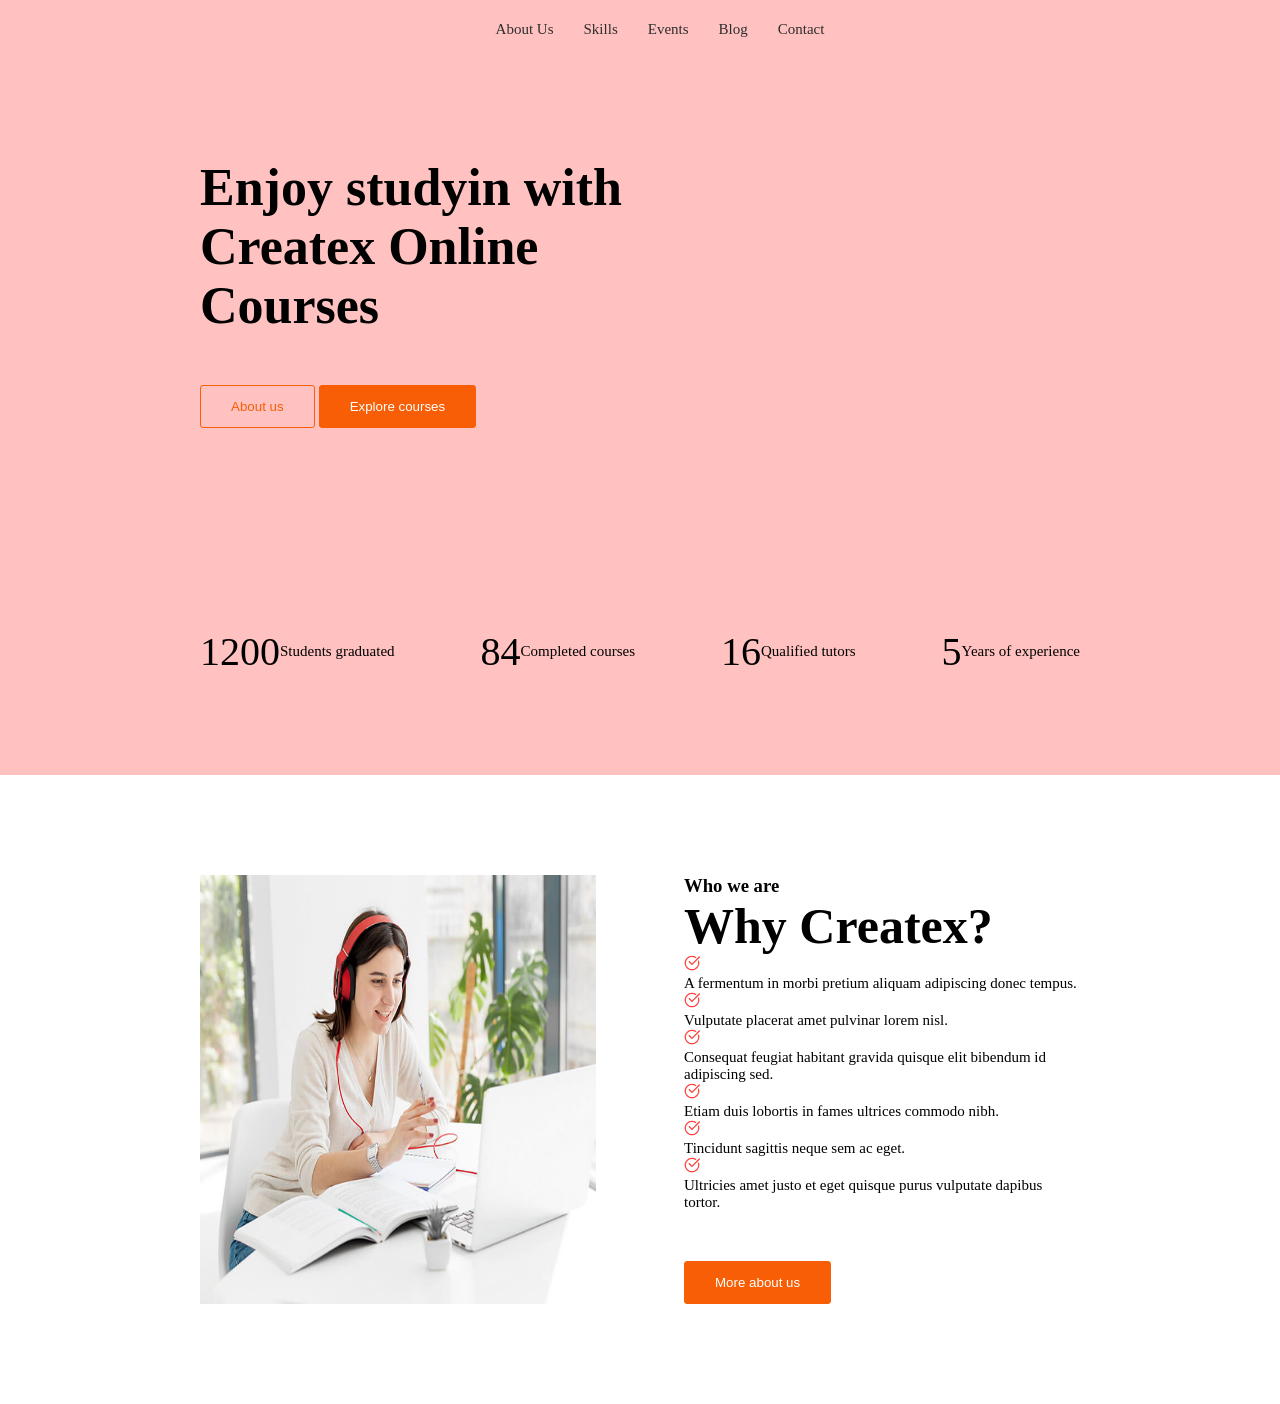
<file: index.html>
<!DOCTYPE html>
<html lang="en">
<head>
    <meta charset="UTF-8">
    <meta name="viewport" content="width=device-width, initial-scale=1.0">
    <title>Document</title>
    <link rel="stylesheet" href="./style.css">
</head>
<body>
    <div class="q w">
        <ul>
            <li><a href="./index.html">About Us</a></li>
            <li><a href="./skills.html">Skills</a></li>
            <li><a href="">Events</a></li>
            <li><a href="">Blog</a></li>
            <li><a href="">Contact</a></li>
        </ul>
    </div>
    <div class="q r">
    <div class="e">
        <h1>Enjoy studyin with Createx Online Courses</h1>
    </div>
    <div>
    <button class="t">About us</button>
    <button class="t y">Explore courses</button>
    </div>
    <div class="o">
    <div class="o">
    <p class="u">1200</p>
    <p class="u i">Students graduated</p>
    </div>
    <div class="o">
    <p class="u">84</p>
    <p class="u i">Completed courses</p>
    </div>
    <div class="o">
    <p class="u">16</p>
    <p class="u i">Qualified tutors</p>
    </div>
    <div class="o">
    <p class="u">5</p>
    <p class="u i">Years of experience</p>
    </div>
    </div>
    </div>
    <div class="a">
        <img src="./42882e7edc220bad651449c3db71062627acb33b.jpg" class="p" alt="">
    <div>
        <h3>Who we are</h3>
        <h4 class="s">Why Createx?</h3>
        <img src="./check.svg" alt="">
        <p class="i d">A fermentum in morbi pretium aliquam adipiscing donec tempus.</p>
        <img src="./check.svg" alt="">
        <p class="i d">Vulputate placerat amet pulvinar lorem nisl.</p>
        <img src="./check.svg" alt="">
        <p class="i d">Consequat feugiat habitant gravida quisque elit bibendum id adipiscing sed.</p>
        <img src="./check.svg" alt="">
        <p class="i d">Etiam duis lobortis in fames ultrices commodo nibh.</p>
        <img src="./check.svg" alt="">
        <p class="i d">Tincidunt sagittis neque sem ac eget.</p>
        <img src="./check.svg" alt="">
        <p class="i d">Ultricies amet justo et eget quisque purus vulputate dapibus tortor.</p>
            <button class="t y">More about us</button>
    </div>
    </div>
</body>
</html>
</file>
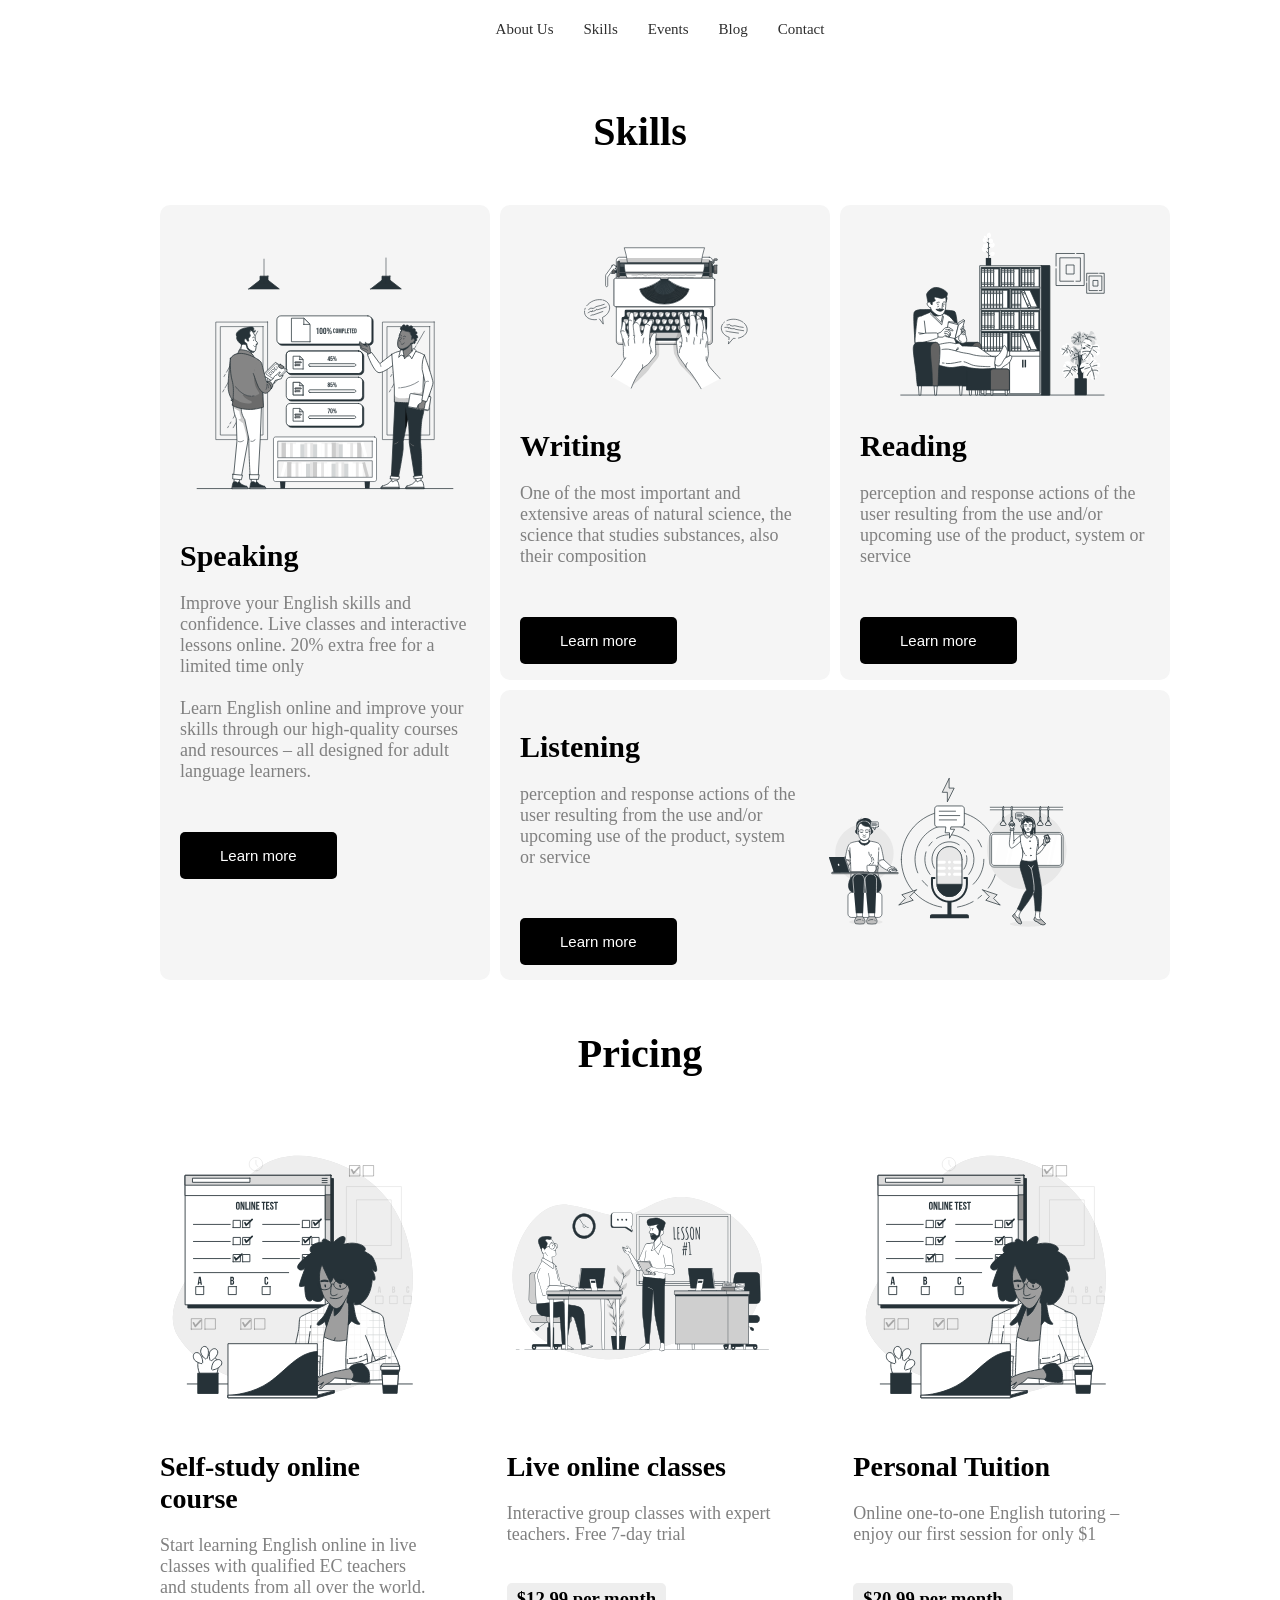
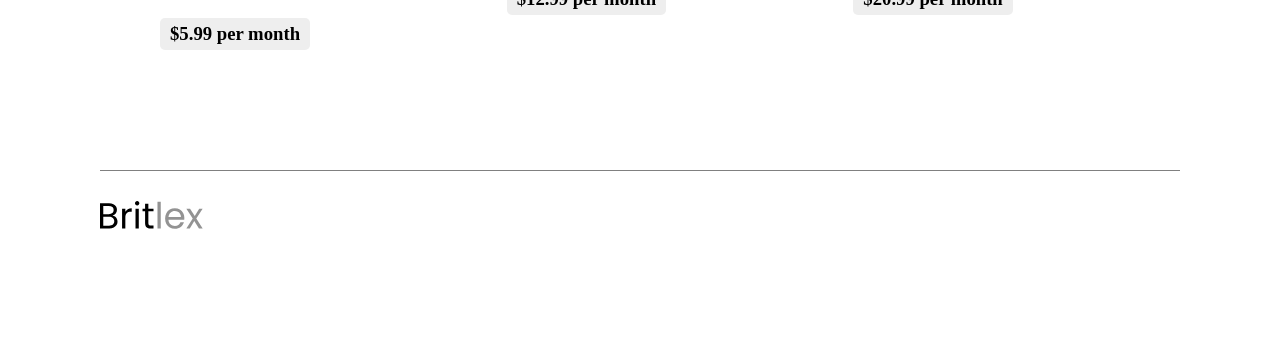
<file: skills.html>
<!doctype html>
<html lang="en">
  <head>
    <meta charset="UTF-8" />
    <meta name="viewport" content="width=device-width, initial-scale=1.0" />
    <title>Document</title>
    <link rel="stylesheet" href="./style2.css" />
  </head>
  <body>
    <div class="w">
      <ul>
        <li><a href="./index.html">About Us</a></li>
        <li><a href="./skills.html">Skills</a></li>
        <li><a href="">Events</a></li>
        <li><a href="">Blog</a></li>
        <li><a href="">Contact</a></li>
      </ul>
    </div>
    <h1 class="q">Skills</h1>
    <div class="t f">
      <div class="e">
        <img src="./Shared goals-bro 1.svg" class="r" alt="" />
        <h3 class="y">Speaking</h3>
        <p class="u">
          Improve your English skills and confidence. Live classes and
          interactive lessons online. 20% extra free for a limited time only
          <br /><br />
          Learn English online and improve your skills through our high-quality
          courses and resources – all designed for adult language learners.
        </p>
        <button class="i">Learn more</button>
      </div>
      <div class="t a">
        <div class="t">
          <div class="e p">
            <img src="./Typewriter-bro 1.svg" class="r o" alt="" />
            <h3 class="y">Writing</h3>
            <p class="u">
              One of the most important and extensive areas of natural science,
              the science that studies substances, also their composition
            </p>
            <button class="i">Learn more</button>
          </div>
          <div class="e p">
            <img src="./House bookshelves-bro 1.svg" class="r o" alt="" />
            <h3 class="y">Reading</h3>
            <p class="u">
              perception and response actions of the user resulting from the use
              and/or upcoming use of the product, system or service
            </p>
            <button class="i">Learn more</button>
          </div>
        </div>
        <div class="e p d">
          <div class="s">
            <h3 class="y">Listening</h3>
            <p class="u">
              perception and response actions of the user resulting from the use
              and/or upcoming use of the product, system or service
            </p>
            <button class="i">Learn more</button>
          </div>
          <img src="./Podcast audience-bro 1.svg" class="r o s" alt="" />
        </div>
      </div>
    </div>
    <h1 class="q">Pricing</h1>
    <div class="h">
      <div class="g">
        <img src="./Online test-bro 1.svg" alt="" class="l" />
        <h2 class="j">Self-study online course</h2>
        <p class="u">
          Start learning English online in live classes with qualified EC
          teachers and students from all over the world.
        </p>
        <h3 class="k">$5.99 per month</h3>
      </div>
      <div class="g">
        <img src="./Lesson-bro 1.svg" alt="" class="l" />
        <h2 class="j">Live online classes</h2>
        <p class="u">
          Interactive group classes with expert
teachers. Free 7-day trial
        </p>
        <h3 class="k z">$12.99 per month</h3>
      </div>
      <div class="g">
        <img src="./Online test-bro 1.svg" alt="" class="l" />
        <h2 class="j">Personal Tuition</h2>
        <p class="u">
          Online one-to-one English tutoring – enjoy
our first session for only $1
        </p>
        <h3 class="k x">$20.99 per month</h3>
      </div>
    </div>
    <div class="c">
        <img src="./Britlex.svg" alt="">
    </div>
  </body>
</html>
</file>
<file: style.css>
*{
    margin: 0px;
}
.q{
    background-color: rgb(255, 194, 192);
}
a{
    font-size: 15px;
    text-decoration: none;
    color: rgb(46, 46, 46);
}
li{
    display: inline-block;
    list-style: none;
    text-decoration: none;
}
ul{
    display: flex;
    gap: 30px;
}
.w{
    display: flex;
    justify-content: center;
    align-items: center;
    padding: 20px 200px;
}
.e{
    width: 50%;
    font-size: 26px;
    padding-bottom: 0px;
}
.r{
    padding: 100px 200px;
}
.t{
    margin-top: 50px;
    color: rgba(247, 94, 5, 1);
    border: 1px solid rgba(247, 94, 5, 1);
    border-radius: 3px;
    background-color: rgb(255, 194, 192);
    padding: 13px 30px;
}
.y{
    color: white;
    background-color: rgba(247, 94, 5, 1);
}
.u{
    display: inline-block;
    font-size: 40px;
    margin-top: 200px;
}
.i{
    font-size: 15px;
    display: inline-block;
}
.o{

    display: flex;
    justify-content: space-between;
    align-items: center;
}
.a{
    padding: 100px 200px;
    display: flex;
    gap: 10%;
}
.p{
    width: 45%;
}
.s{
    font-size: 50px;
}
.d{
    display: block;
}
</file>
<file: style2.css>
*{
    margin: 0px;
}
.q{
    text-align: center;
    font-size: 40px;
    margin: 50px;
}
a{
    font-size: 15px;
    text-decoration: none;
    color: rgb(46, 46, 46);
}
li{
    display: inline-block;
    list-style: none;
    text-decoration: none;
}
ul{
    display: flex;
    gap: 30px;
}
.w{
    display: flex;
    justify-content: center;
    align-items: center;
    padding: 20px 200px;
}
.e{
    
    border-radius: 10px;
    width: 290px;
    height: 755px;
    display: inline-block;
    padding: 20px;
    padding-bottom: 0px;
    background-color: rgba(245, 245, 245, 1);
}
.r{
    width: 290px;
    
}
.t{
    padding: 0px 0px;
    display: flex;
    flex-shrink: 0;
    gap: 10px;
}
.y{
    margin: 20px 0px;
    font-size: 30px;
}
.u{
    font-size: 18px;
    color: grey;
    letter-spacing: 0px;
}
.i{
    border-radius: 5px;
    margin: 50px 0px;
    padding: 15px 40px;
    background-color: black;
    color: white;
    border: none;
    font-size: 15px;
}
.o{
    height: 180px;
}
.p{
    height: 455px;
}
.a{
    flex-direction: column;
}
.s{
    display: inline-block;
    width: 45%;
}
.d{
    width: 630px;
    height: 270px;
}
.f{
    padding: 0px 160px;
}
.g{
    width: 290px;
    display: inline-block;
}
.h{
    padding: 0px 160px;
    display: flex;
    gap: 80px;
}
.j{
    margin: 20px 0px;
    font-size: 28px;
}
.k{
    border-radius: 5px;
    margin: 20px 0px;
    padding: 5px 10px;
    background-color: rgba(238, 238, 238, 1);
    display: inline-block;
}
.l{
    height: 300px;
    width: 100%;
}
.z{
    margin-top: 38px;
}
.x{
    margin-top: 38px;
}
.c{
    margin: 100px;
    border-top: 1px solid grey;
    padding: 30px 0px;
}
</file>
